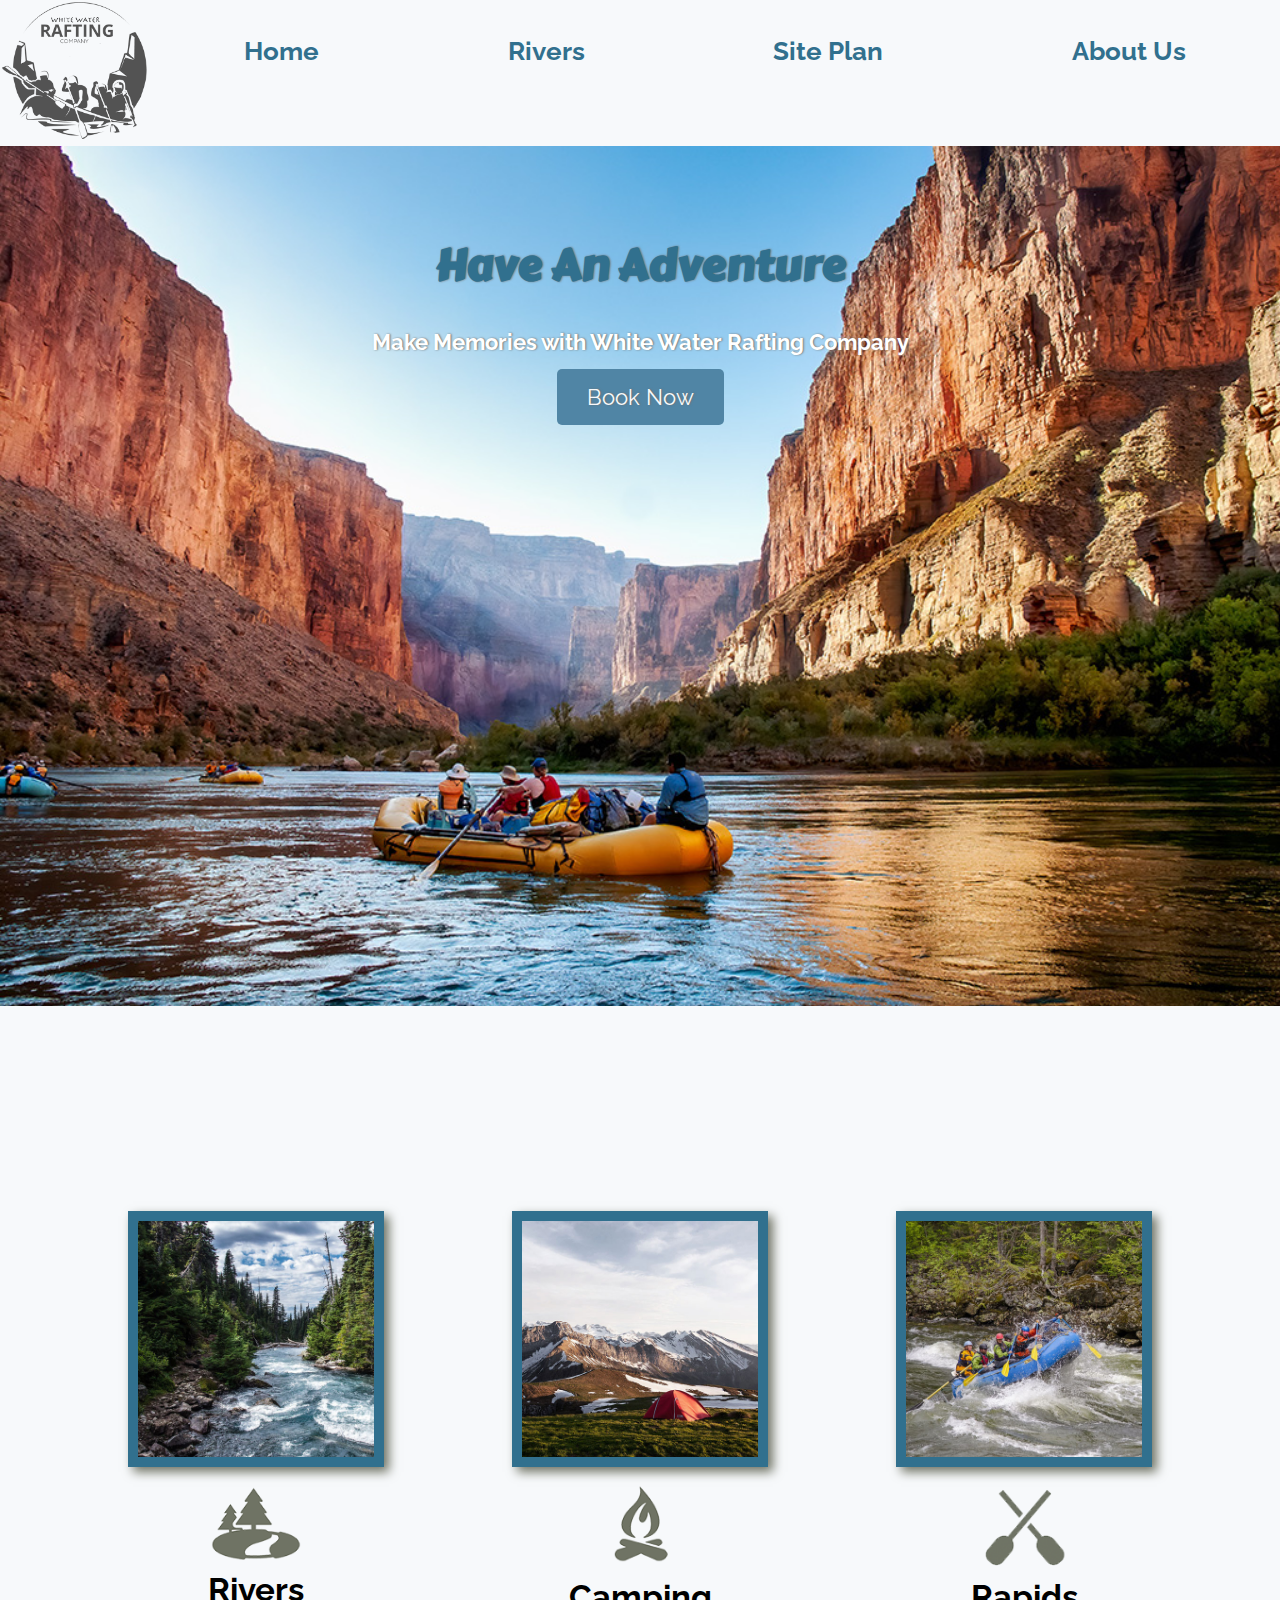
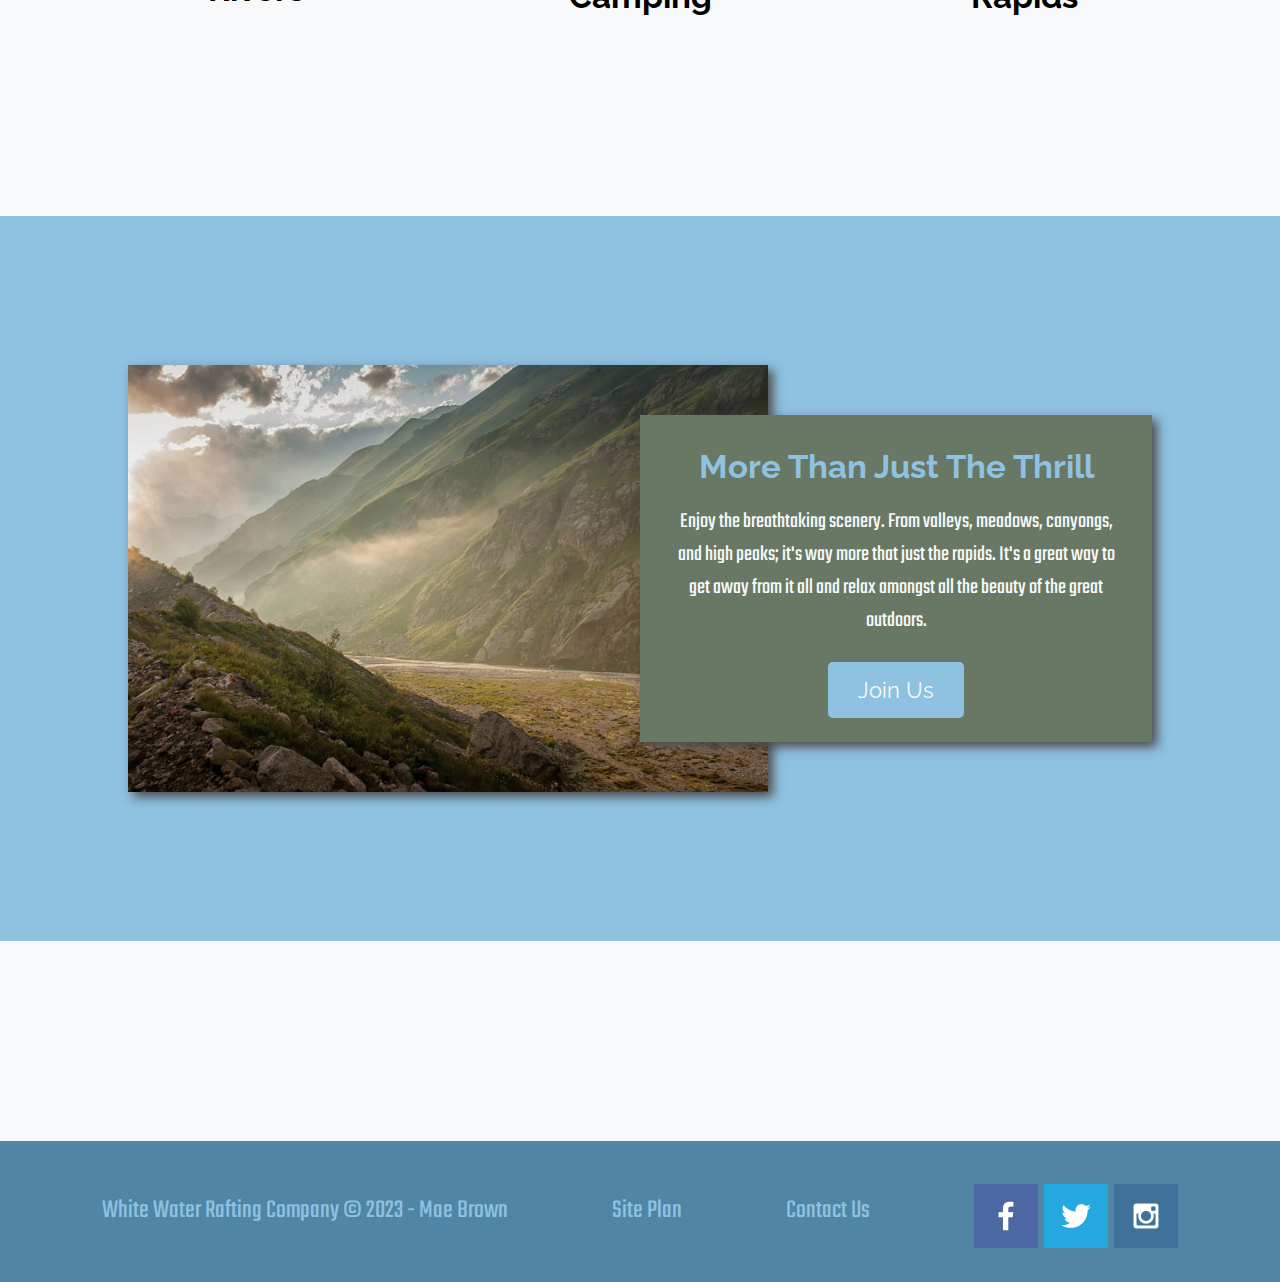
<file: index.html>
<!DOCTYPE html>
<html lang="en">

<head>
  <meta charset="UTF-8" />
  <meta http-equiv="X-UA-Compatible" content="IE=edge" />
  <meta name="viewport" content="width=device-width, initial-scale=1.0" />
  <link rel="stylesheet" href="./assets/css/style.css">
  <title>White Water Rafting Company</title>
</head>

<body>
  <div id="content">

    <!-- Header and Nav Section-->
    <header>
      <a href="index.html" id="logo-link">
        <img class="logo" src="./assets/images/logo_small.png" alt="White Water Rafting Company logo" />
      </a>
      <nav>
        <a href="index.html">Home</a>
        <a href="rivers.html" target="_blank">Rivers</a>
        <a href="./site_plan/site-plan-index.html" target="_blank">Site Plan</a>
        <a href="about.html" target="_blank">About Us</a>
      </nav>
    </header>

    <!--Hero Section-->
    <div id="hero">
      <div id="hero-box">
        <img class="hero-img" src="./assets/images/hero.jpeg" alt="People enjoying rafting" />
      </div>
      <section id="hero-msg">
        <h1 class="home-title">Have An Adventure</h1>
        <h4>Make Memories with White Water Rafting Company</h4>
        <div>
          <div class="button-box">
            <a class="book" href="contactus.html">Book Now</a>
          </div>
        </div>
      </section>
    </div>

    <!--Main Body Section-->
    <main class="home-grid">
      <section class="rivers-card">
        <img class="card-img" src="./assets/images/rivers.jpeg" alt="rivers in forest" />
        <img class="icon" src="./assets/images/river_icon.png" alt="rivers icon" />
        <h2>Rivers</h2>
      </section>
      <section class="camping-card">
        <img class="card-img" src="./assets/images/camping.jpeg" alt="tent in mountains" />
        <img class="icon" src="./assets/images/fire_icon.png" alt="fire icon" />
        <h2>Camping</h2>
      </section>
      <section class="rapids-card">
        <img class="card-img" src="./assets/images/rapids.jpeg" alt="rafting boat" />
        <img class="icon" src="./assets/images/oars.png" alt="oars icon" />
        <h2>Rapids</h2>
      </section>


      <div id="background"></div>
      <img class="mountains" src="./assets/images/mountains.jpeg" alt="Misty Mountains" />

      <section class="msg">
        <h2>More Than Just The Thrill</h2>
        <p>
          Enjoy the breathtaking scenery. From valleys, meadows, canyongs, and
          high peaks; it's way more that just the rapids. It's a great way to
          get away from it all and relax amongst all the beauty of the great
          outdoors.
        </p>
        <a class="join" href="contactus.html">Join Us</a>
      </section>
    </main>

    <!--Footer Section-->
    <footer>
      <p>White Water Rafting Company &copy; 2023 - Mae Brown</p>
      <p>
        <a href="./site_plan/site-plan-index.html" target="_blank">Site Plan</a>
      </p>
      <p>
        <a href="./contact-us/contactus.html" target="_blank">Contact Us</a>
      </p>
      <div class="social">
        <a href="https://facebook.com" target="_blank">
          <img src="./assets/images/facebook.png" alt="fb icon" />
        </a>
        <a href="https://twitter.com" target="_blank">
          <img src="./assets/images/twitter.png" alt="twitter icon" />
        </a>
        <a href="https://instagram.com" target="_blank">
          <img src="./assets/images/instagram.png" alt="instagram icon" />
        </a>
      </div>
    </footer>
  </div>

  <script src="./assets/js/script.js"></script>

</body>

</html>
</file>
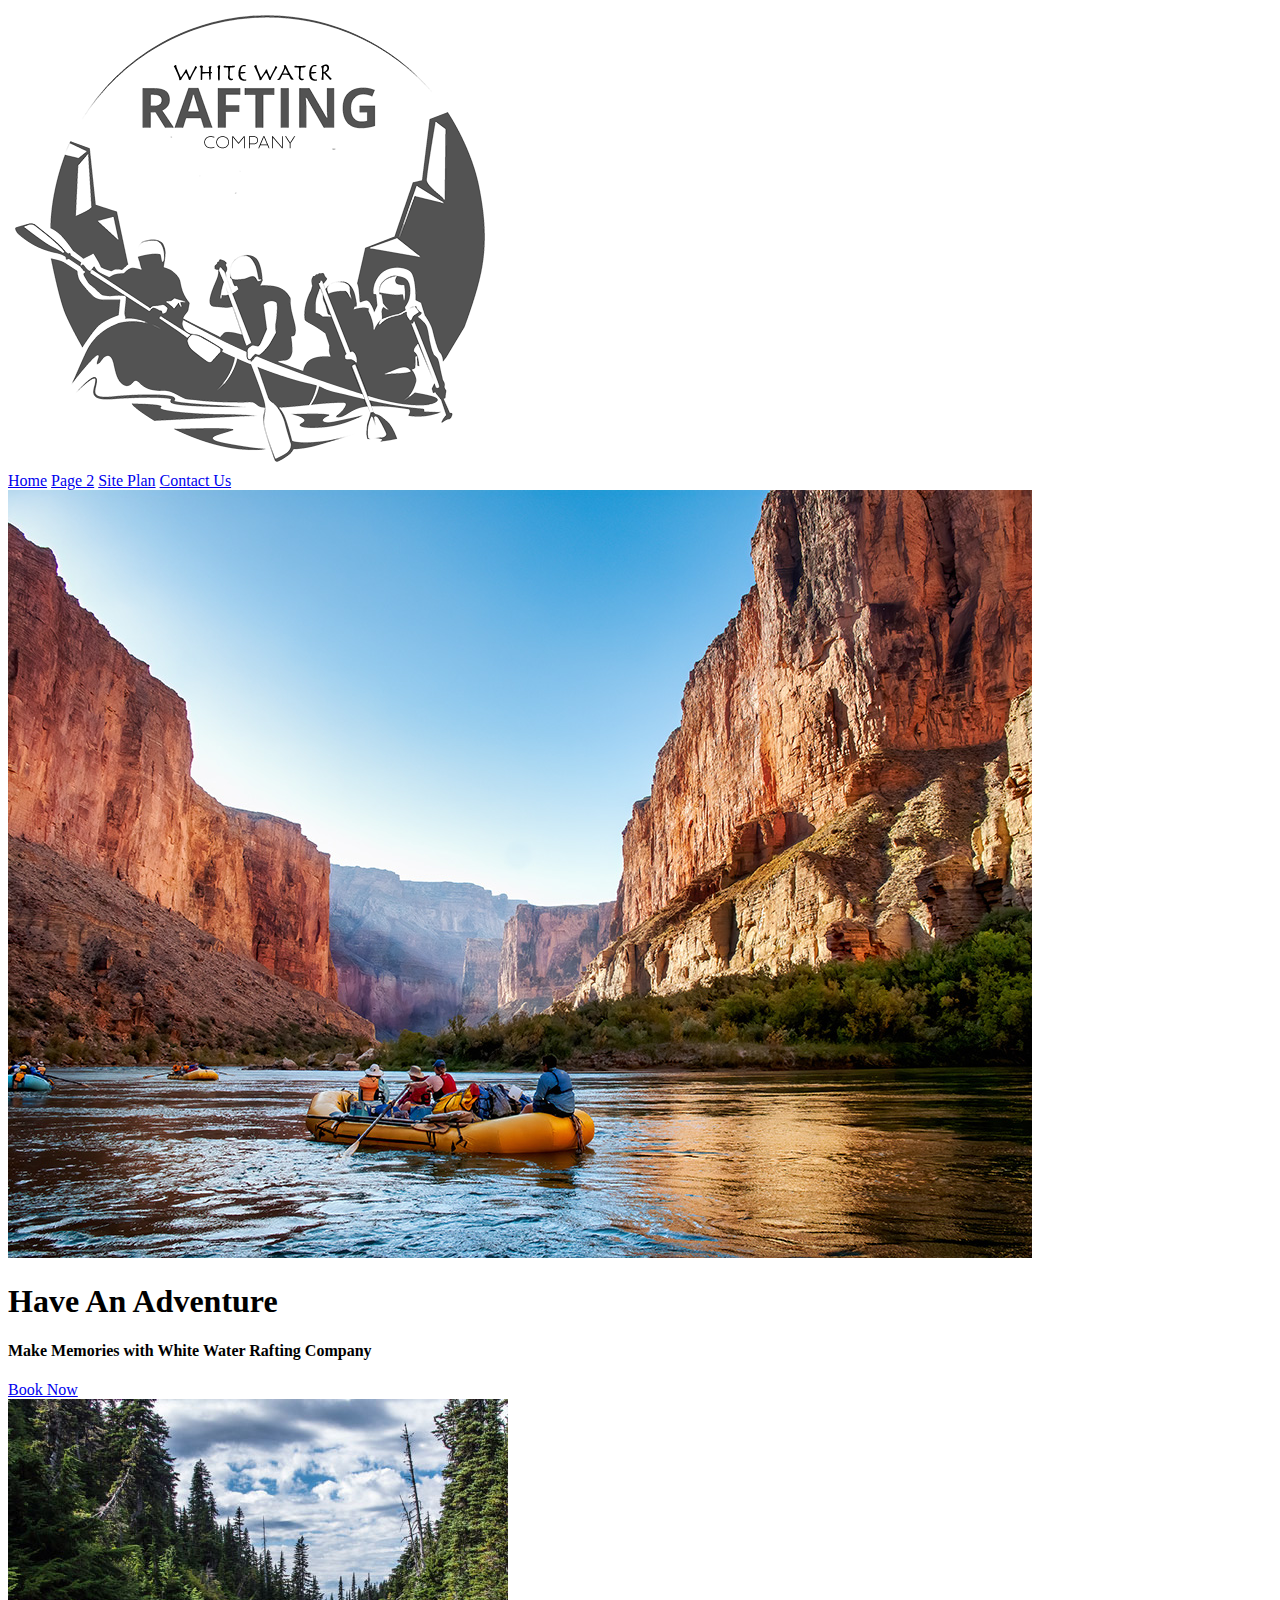
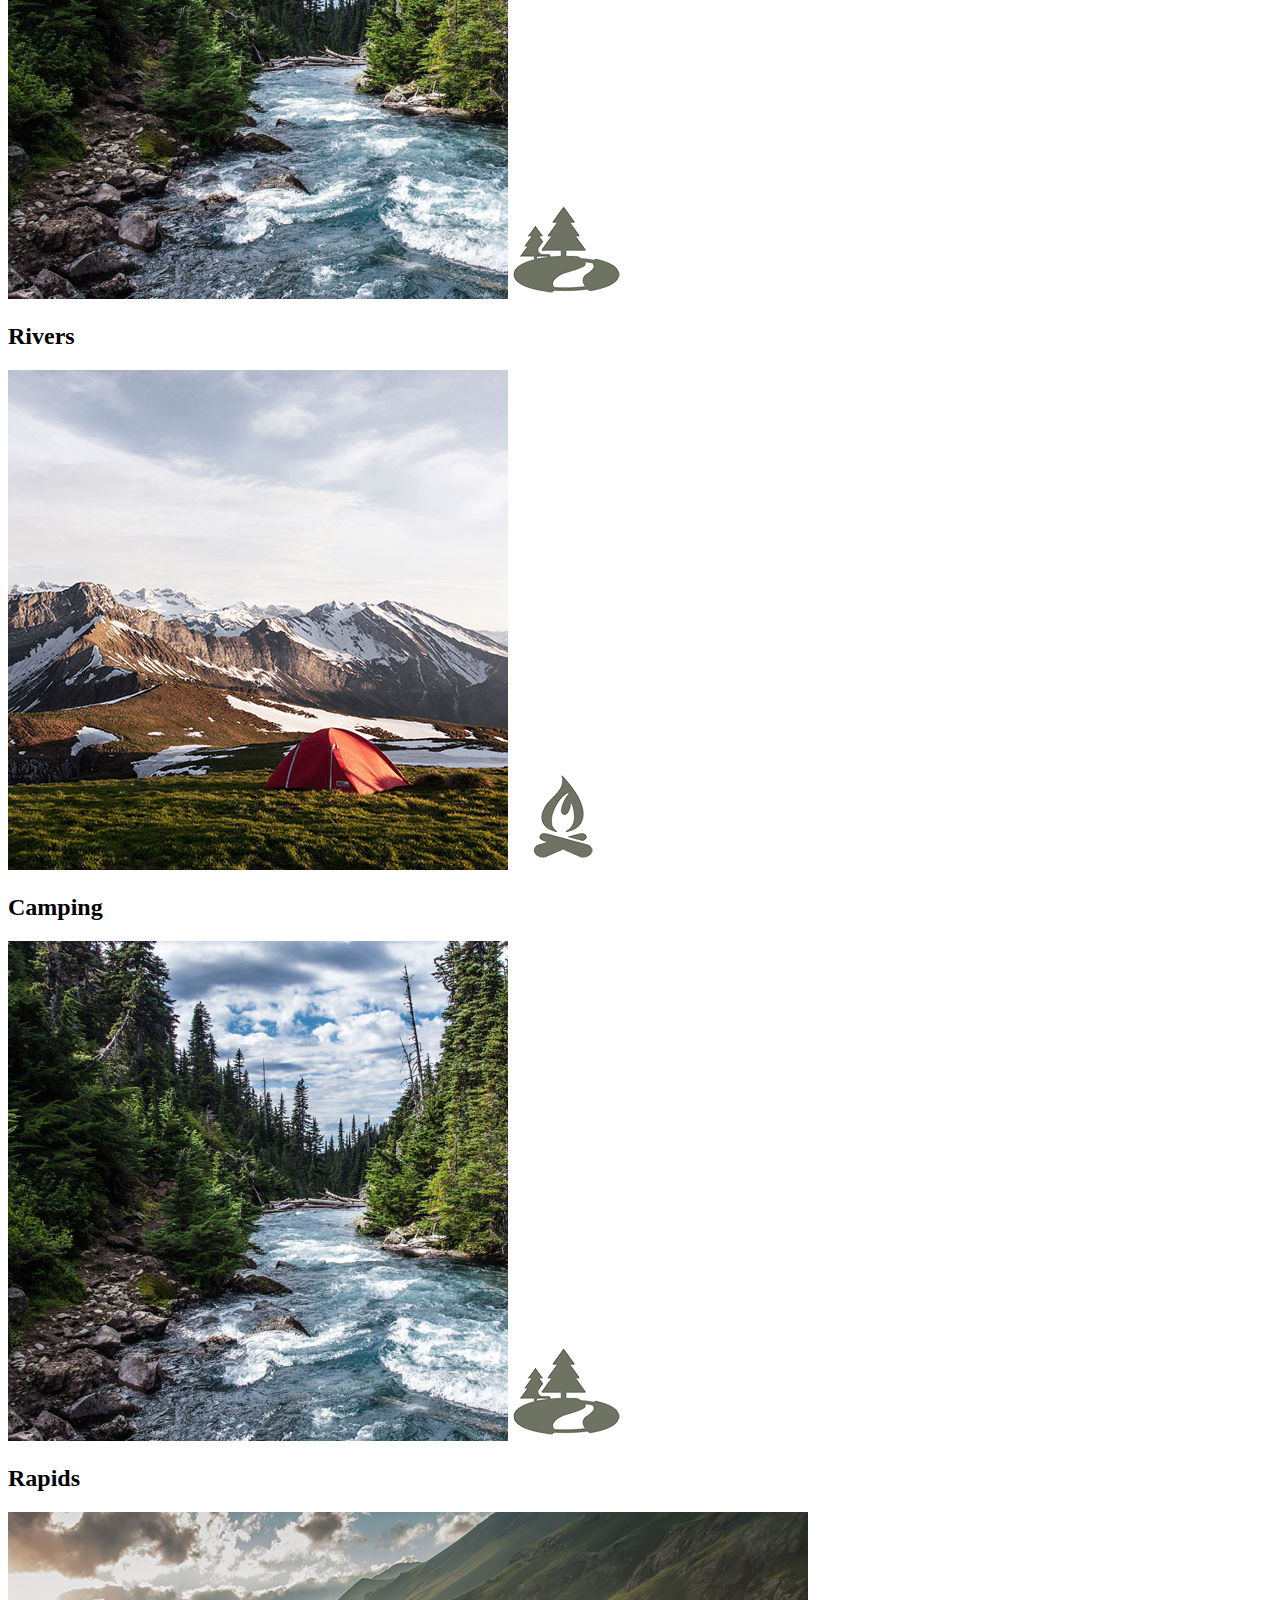
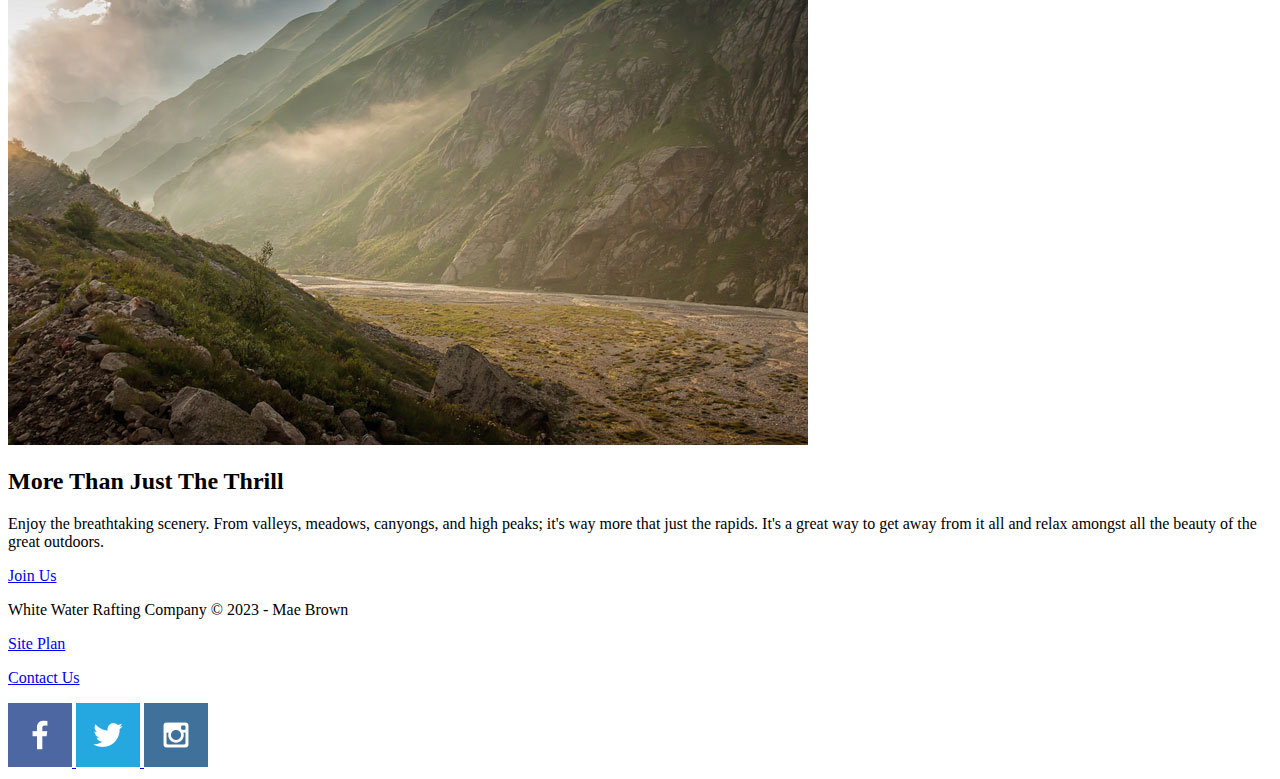
<file: wwr/index.html>
<!DOCTYPE html>
<html lang="en">

<head>
  <meta charset="UTF-8" />
  <meta http-equiv="X-UA-Compatible" content="IE=edge" />
  <meta name="viewport" content="width=device-width, initial-scale=1.0" />
  <title>White Water Rafting Company</title>
</head>

<body>
  <header>
    <a href="index.html" id="logo-link">
      <img class="logo" src="./assets/images/logo_small.png" alt="White Water Rafting Company logo" />
    </a>
    <nav>
      <a href="index.html">Home</a>
      <a href="#">Page 2</a>
      <a href="site-plan-index.html">Site Plan</a>
      <a href="contactus.html">Contact Us</a>
    </nav>
  </header>
  <div id="hero">
    <div id="hero-box">
      <img class="hero-img" src="./assets/images/hero.jpeg" alt="People enjoying rafting" />
    </div>
    <section id="hero-msg">
      <h1 class="home-title">Have An Adventure</h1>
      <h4>Make Memories with White Water Rafting Company</h4>
      <div>
        <div class="button-box">
          <a class="book" href="contactus.html">Book Now</a>
        </div>
      </div>
    </section>
  </div>
  <main class="home-grid">
    <section class="rivers-card">
      <img class="rivers-card" src="./assets/images/rivers.jpeg" alt="rivers in forest" />
      <img class="icon" src="./assets/images/river_icon.png" alt="rivers icon" />
      <h2>Rivers</h2>
    </section>
    <section class="camping-card">
      <img class="card-img" src="./assets/images/camping.jpeg" alt="tent in mountains" />
      <img class="icon" src="./assets/images/fire_icon.png" alt="fire icon" />
      <h2>Camping</h2>
    </section>
    <section class="rapids-card">
      <img class="card-img" src="./assets/images/rivers.jpeg" alt="rafting boat" />
      <img class="icon" src="./assets/images/river_icon.png" alt="oars icon" />
      <h2>Rapids</h2>
    </section>
    <img class="mountains" src="./assets/images/mountains.jpeg" alt="Misty Mountains" />
    <section class="msg">
      <h2>More Than Just The Thrill</h2>
      <p>
        Enjoy the breathtaking scenery. From valleys, meadows, canyongs, and
        high peaks; it's way more that just the rapids. It's a great way to
        get away from it all and relax amongst all the beauty of the great
        outdoors.
      </p>
      <a class="join" href="rivers.html">Join Us</a>
    </section>
  </main>
  <footer>
    <p>White Water Rafting Company &copy; 2023 - Mae Brown</p>
    <p>
      <a href="site-plan-index.html">Site Plan</a>
    </p>
    <p>
      <a href="contactus.html">Contact Us</a>
    </p>
    <div class="social">
      <a href="https://facebook.com">
        <img src="./assets/images/facebook.png" alt="fb icon" />
      </a>
      <a href="https://twitter.com">
        <img src="./assets/images/twitter.png" alt="twitter icon" />
      </a>
      <a href="https://instagram.com">
        <img src="./assets/images/instagram.png" alt="instagram icon" />
      </a>
    </div>
  </footer>
</body>

</html>
</file>
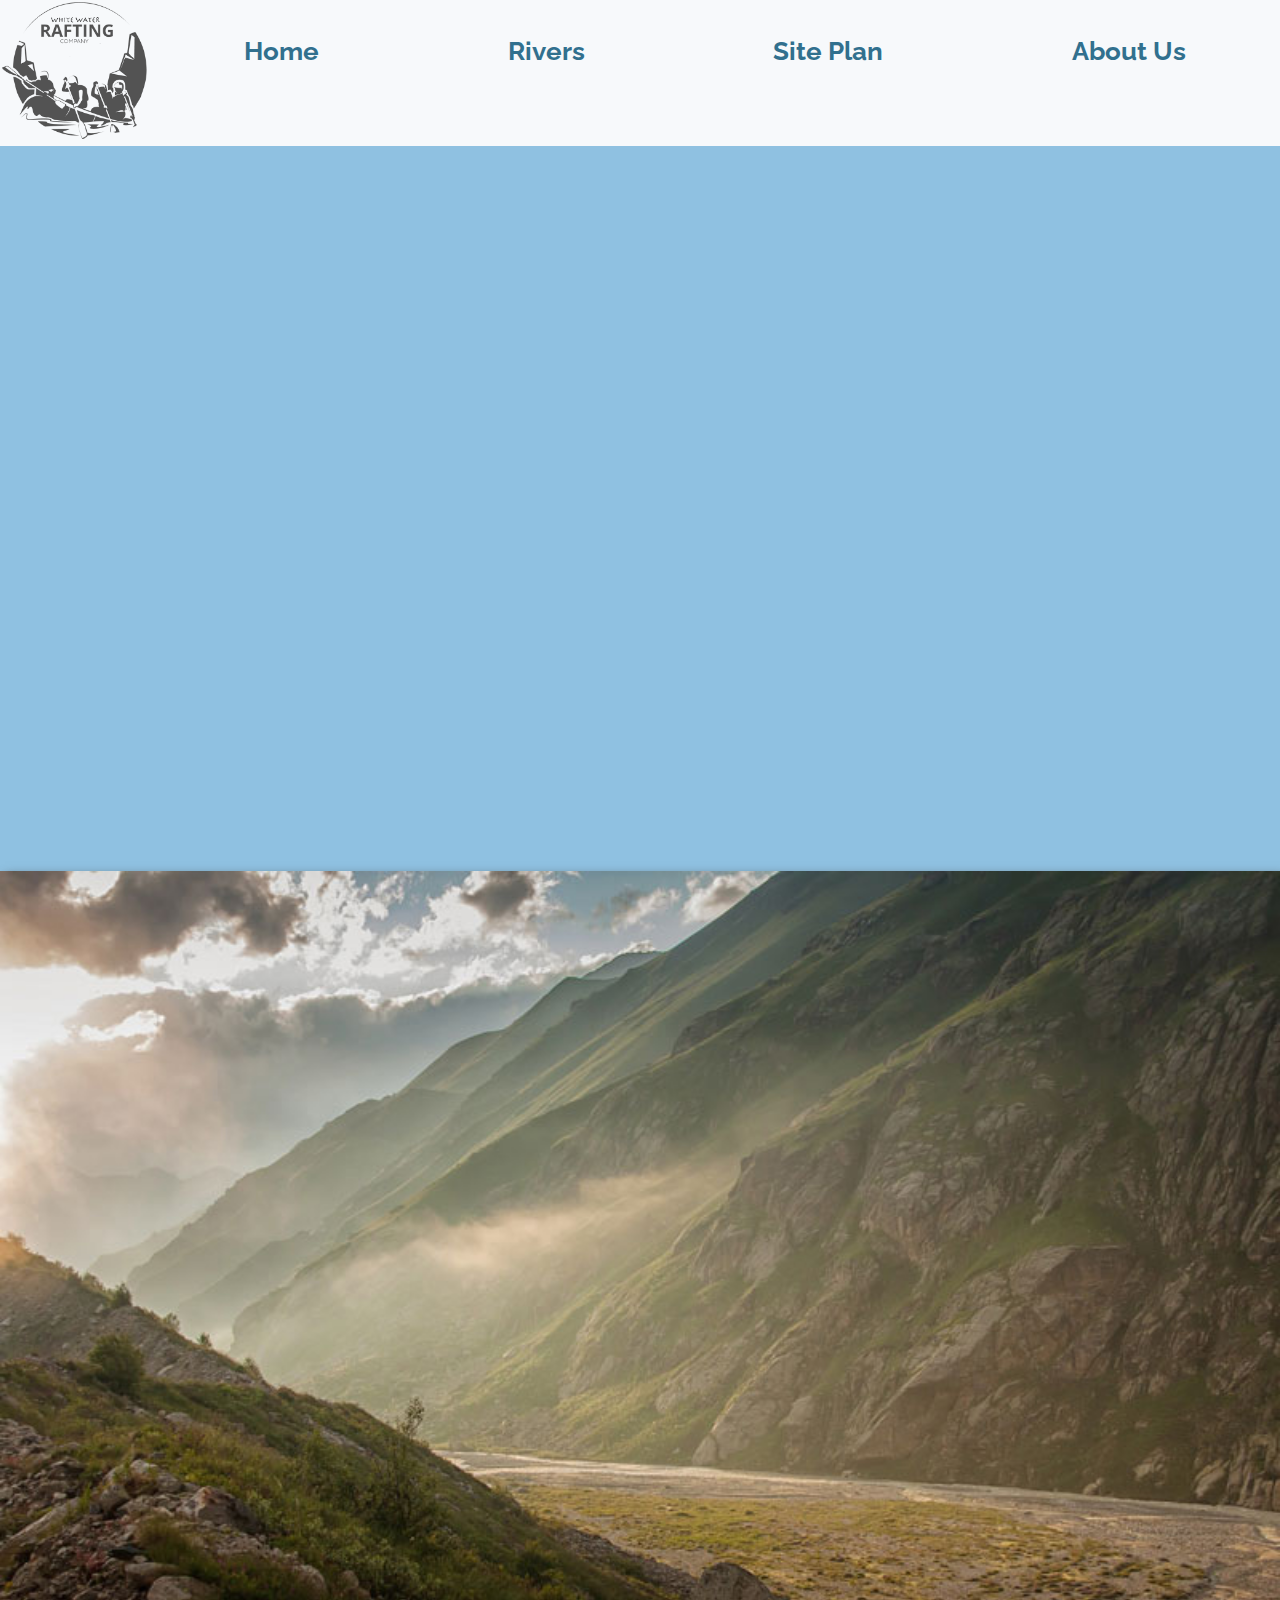
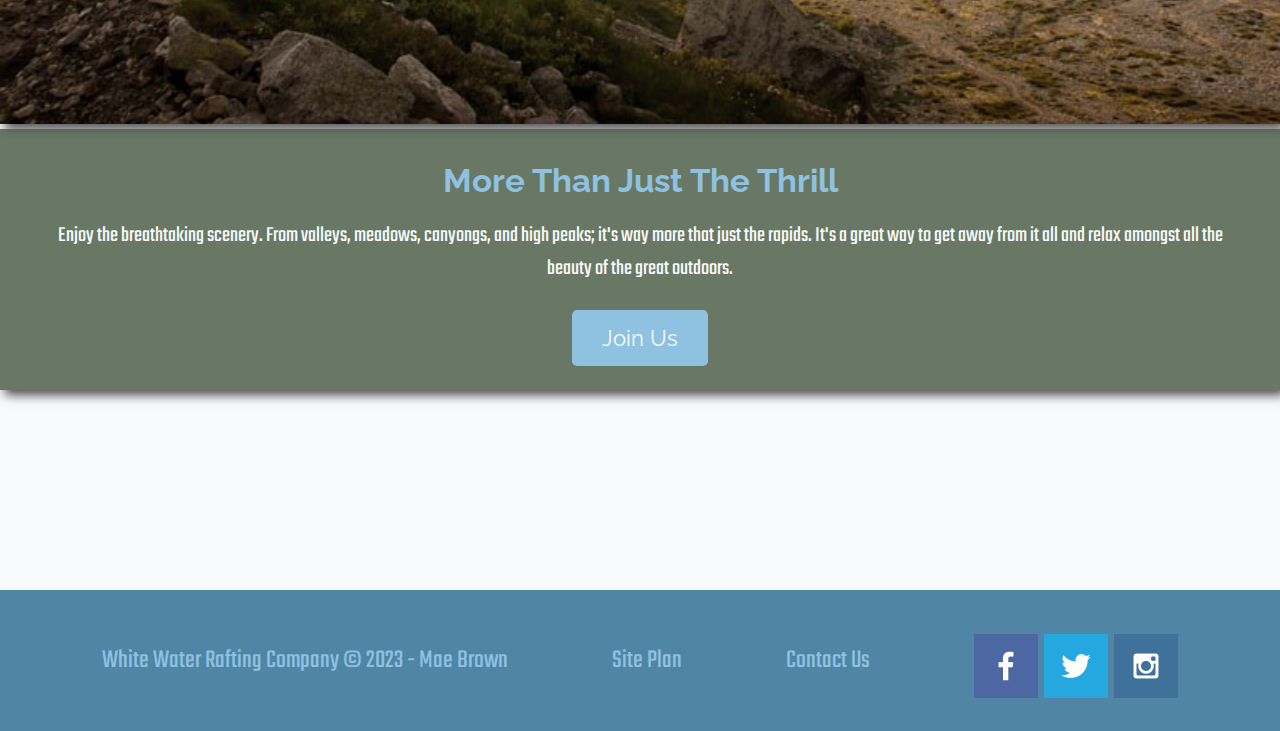
<file: about.html>
<!DOCTYPE html>
<html lang="en">

<head>
    <meta charset="UTF-8" />
    <meta http-equiv="X-UA-Compatible" content="IE=edge" />
    <meta name="viewport" content="width=device-width, initial-scale=1.0" />
    <link rel="stylesheet" href="./assets/css/style.css">
    <title>White Water Rafting Company</title>
</head>

<body>
    <div id="content">

        <!-- Header and Nav Section-->
        <header>
            <a href="index.html" id="logo-link">
                <img class="logo" src="./assets/images/logo_small.png" alt="White Water Rafting Company logo" />
            </a>
            <nav>
                <a href="index.html">Home</a>
                <a href="rivers.html" target="_blank">Rivers</a>
                <a href="./site_plan/site-plan-index.html" target="_blank">Site Plan</a>
                <a href="about.html" target="_blank">About Us</a>
            </nav>
        </header>

        <!--Main Section-->

        <Main>

            <!--Join Section-->
            <div id="background"></div>
            <img class="mountains" src="./assets/images/mountains.jpeg" alt="Misty Mountains" />

            <section class="msg">
                <h2>More Than Just The Thrill</h2>
                <p>
                    Enjoy the breathtaking scenery. From valleys, meadows, canyongs, and
                    high peaks; it's way more that just the rapids. It's a great way to
                    get away from it all and relax amongst all the beauty of the great
                    outdoors.
                </p>
                <a class="join" href="contactus.html">Join Us</a>
            </section>
        </Main>


        <!--Footer Section-->
        <footer>
            <p>White Water Rafting Company &copy; 2023 - Mae Brown</p>
            <p>
                <a href="./site_plan/site-plan-index.html" target="_blank">Site Plan</a>
            </p>
            <p>
                <a href="./contact-us/contactus.html" target="_blank">Contact Us</a>
            </p>
            <div class="social">
                <a href="https://facebook.com" target="_blank">
                    <img src="./assets/images/facebook.png" alt="fb icon" />
                </a>
                <a href="https://twitter.com" target="_blank">
                    <img src="./assets/images/twitter.png" alt="twitter icon" />
                </a>
                <a href="https://instagram.com" target="_blank">
                    <img src="./assets/images/instagram.png" alt="instagram icon" />
                </a>
            </div>
        </footer>
    </div>

    <script src="./assets/js/script.js"></script>

</body>

</html>
</file>
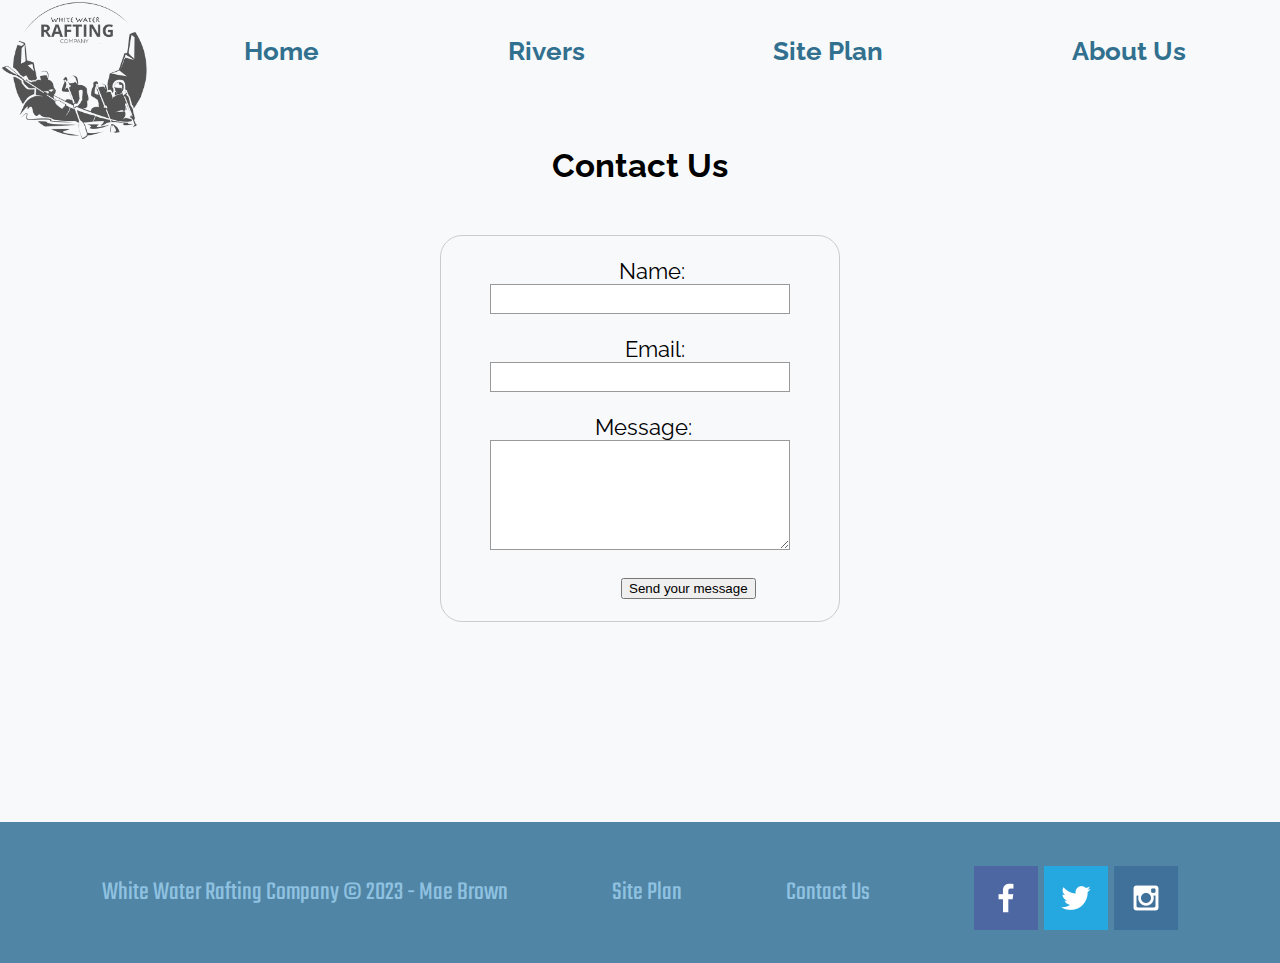
<file: contactus.html>
<!DOCTYPE html>
<html lang="en">

<head>
    <meta charset="UTF-8" />
    <meta http-equiv="X-UA-Compatible" content="IE=edge" />
    <meta name="viewport" content="width=device-width, initial-scale=1.0" />
    <link rel="stylesheet" href="./assets/css/style.css">
    <link rel="stylesheet" href="./assets/css/contact_style.css">

    <title>Contact Us</title>
</head>

<body>
    <div id="content">

        <!-- Header and Nav Section-->
        <header>
            <a href="index.html" id="logo-link">
                <img class="logo" src="./assets/images/logo_small.png" alt="White Water Rafting Company logo" />
            </a>
            <nav>
                <a href="index.html">Home</a>
                <a href="rivers.html" target="_blank">Rivers</a>
                <a href="./site_plan/site-plan-index.html" target="_blank">Site Plan</a>
                <a href="about.html" target="_blank">About Us</a>
            </nav>
        </header>

        <!--Main Section-->
        <main>
            <h2>Contact Us</h2>
            <div id="feedback"></div>
            <form action="/my-handling-form-page" method="post">
                <ul>
                    <li>
                        <label for="name">Name:</label>
                        <input type="text" id="name" name="user_name" />
                    </li>
                    <li>
                        <label for="mail">Email:</label>
                        <input type="email" id="mail" name="user_mail" />
                    </li>
                    <li>
                        <label for="msg">Message:</label>
                        <textarea id="msg" name="user_message"></textarea>
                    </li>
                    <li class="button">
                        <button type="submit">Send your message</button>
                    </li>
                </ul>
            </form>
        </main>

        <!--Footer Section-->
        <footer>
            <p>White Water Rafting Company &copy; 2023 - Mae Brown</p>
            <p>
                <a href="./site_plan/site-plan-index.html" target="_blank">Site Plan</a>
            </p>
            <p>
                <a href="contactus.html" target="_blank">Contact Us</a>
            </p>
            <div class="social">
                <a href="https://facebook.com" target="_blank">
                    <img src="./assets/images/facebook.png" alt="fb icon" />
                </a>
                <a href="https://twitter.com" target="_blank">
                    <img src="./assets/images/twitter.png" alt="twitter icon" />
                </a>
                <a href="https://instagram.com" target="_blank">
                    <img src="./assets/images/instagram.png" alt="instagram icon" />
                </a>
            </div>
        </footer>
    </div>

    <script src="./assets/js/contact_script.js"></script>

</body>

</html>
</file>
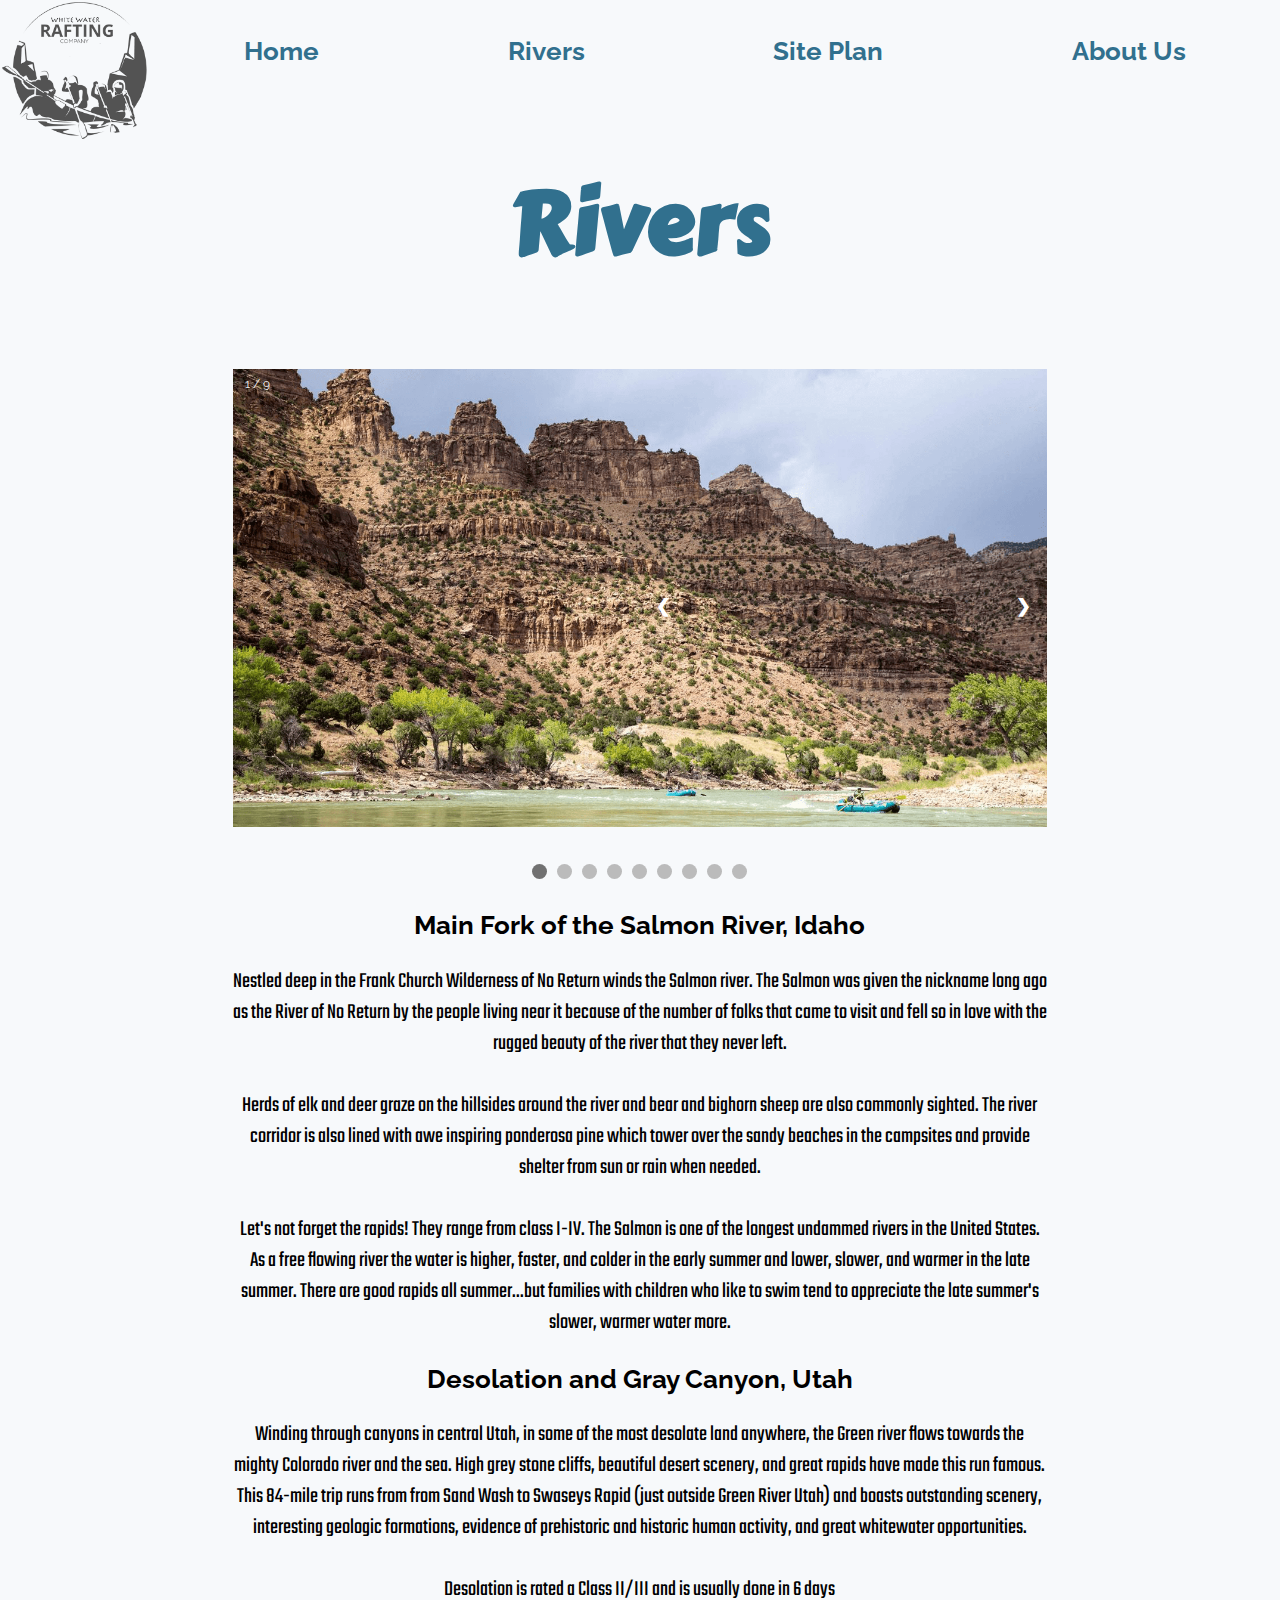
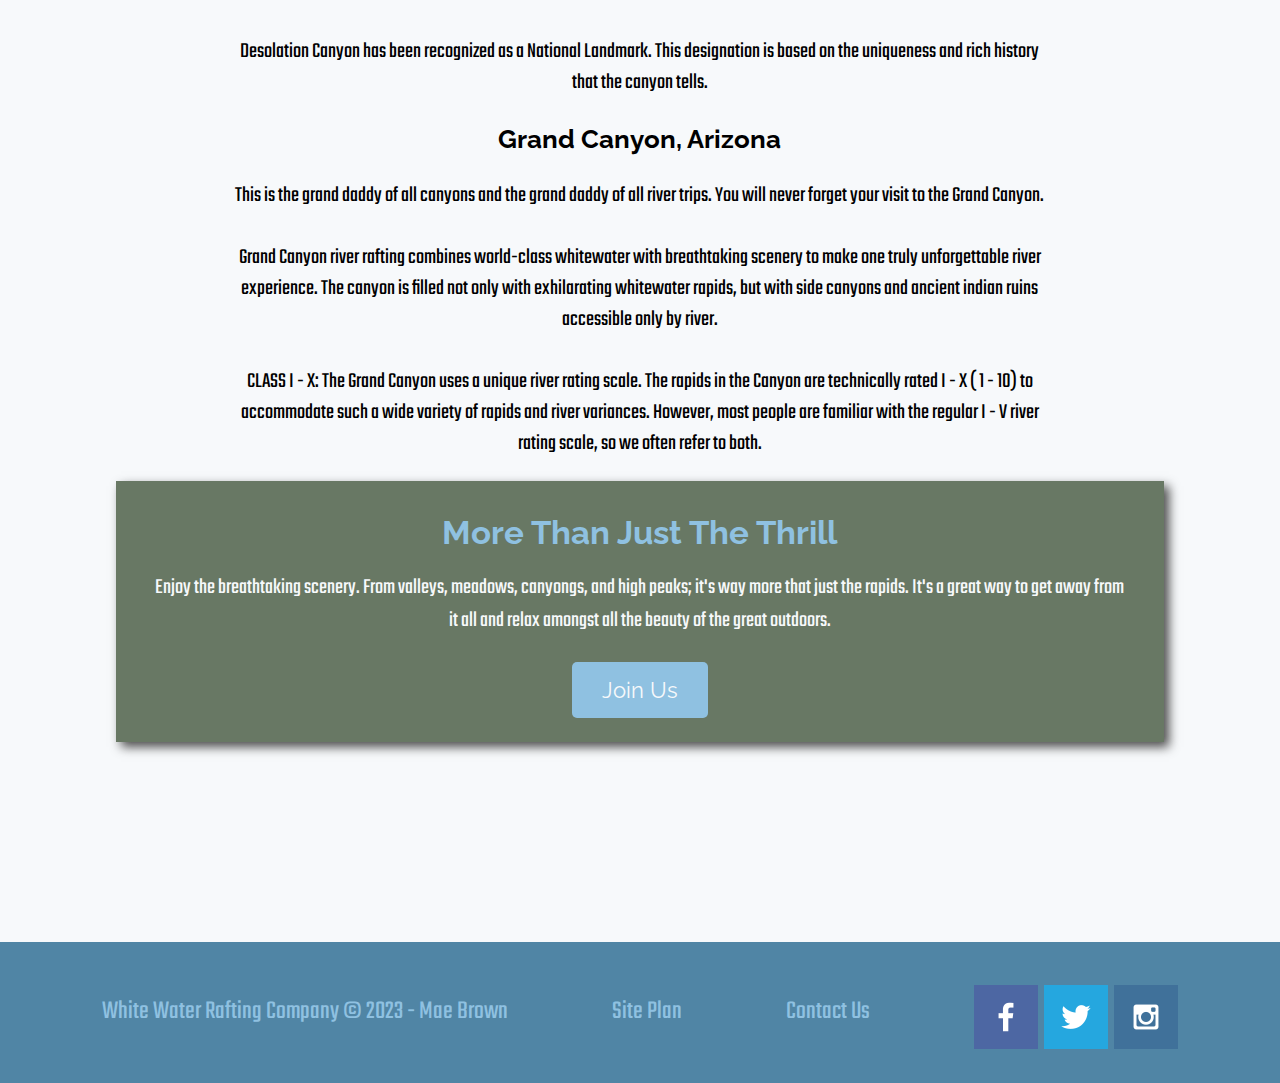
<file: rivers.html>
<!DOCTYPE html>
<html lang="en">

<head>
    <meta charset="UTF-8" />
    <meta http-equiv="X-UA-Compatible" content="IE=edge" />
    <meta name="viewport" content="width=device-width, initial-scale=1.0" />
    <link rel="stylesheet" href="./assets/css/style.css">
    <title>Rivers</title>
</head>

<body>
    <div id="content">

        <!-- Header and Nav Section-->
        <header>
            <a href="index.html" id="logo-link">
                <img class="logo" src="./assets/images/logo_small.png" alt="White Water Rafting Company logo" />
            </a>
            <nav>
                <a href="index.html">Home</a>
                <a href="rivers.html" target="_blank">Rivers</a>
                <a href="./site_plan/site-plan-index.html" target="_blank">Site Plan</a>
                <a href="about.html" target="_blank">About Us</a>
            </nav>
        </header>

        <!--Main Section-->

        <Main class="main-grid">

            <section class="rivers-list">
                <h2 class="river-title">Rivers</h2>
                <br>
                <br>
                <br>
                <div>
                    <!-- Slideshow container -->
                    <div class="slideshow-container">

                        <!-- Full-width images with number and caption text -->
                        <div class="mySlides fade">
                            <div class="numbertext">1 / 9</div>
                            <img src="./assets/images/rivers/d1-min.png" style="width:100%">
                        </div>

                        <div class="mySlides fade">
                            <div class="numbertext">2 / 9</div>
                            <img src="./assets/images/rivers/d2-min.png" style="width:100%">
                        </div>

                        <div class="mySlides fade">
                            <div class="numbertext">3 / 9</div>
                            <img src="./assets/images/rivers/d2-min.png" style="width:100%">
                        </div>

                        <div class="mySlides fade">
                            <div class="numbertext">4 / 9</div>
                            <img src="./assets/images/rivers/d1-min.png" style="width:100%">
                        </div>

                        <div class="mySlides fade">
                            <div class="numbertext">5 / 9</div>
                            <img src="./assets/images/rivers/d2-min.png" style="width:100%">
                        </div>

                        <div class="mySlides fade">
                            <div class="numbertext">6 / 9</div>
                            <img src="./assets/images/rivers/d3-min.png" style="width:100%">
                        </div>

                        <div class="mySlides fade">
                            <div class="numbertext">7 / 9</div>
                            <img src="./assets/images/rivers/gc1-min.png" style="width:100%">
                        </div>

                        <div class="mySlides fade">
                            <div class="numbertext">8 / 9</div>
                            <img src="./assets/images/rivers/gc2-min.png" style="width:100%">
                        </div>

                        <div class="mySlides fade">
                            <div class="numbertext">9 / 9</div>
                            <img src="./assets/images/rivers/gc3-min.png" style="width:100%">
                        </div>

                        <!-- Next and previous buttons -->
                        <a class="prev" onclick="plusSlides(-1)">&#10094;</a>
                        <a class="next" onclick="plusSlides(1)">&#10095;</a>
                    </div>
                    <br>

                    <!-- The dots/circles -->
                    <div style="text-align:center">
                        <span class="dot" onclick="currentSlide(1)"></span>
                        <span class="dot" onclick="currentSlide(2)"></span>
                        <span class="dot" onclick="currentSlide(3)"></span>
                        <span class="dot" onclick="currentSlide(4)"></span>
                        <span class="dot" onclick="currentSlide(5)"></span>
                        <span class="dot" onclick="currentSlide(6)"></span>
                        <span class="dot" onclick="currentSlide(7)"></span>
                        <span class="dot" onclick="currentSlide(8)"></span>
                        <span class="dot" onclick="currentSlide(9)"></span>
                    </div>

                    <h3>Main Fork of the Salmon River, Idaho</h3>
                    <p>Nestled deep in the Frank Church Wilderness of No Return winds the Salmon river. The Salmon was
                        given the nickname long ago as the River of No Return by the people living near it because of
                        the number of folks that came to visit and fell so in love with the rugged beauty of the river
                        that they never left.
                        <br>
                        <br>
                        Herds of elk and deer graze on the hillsides around the river and bear and bighorn sheep are
                        also commonly sighted. The river corridor is also lined with awe inspiring ponderosa pine which
                        tower over the sandy beaches in the campsites and provide shelter from sun or rain when needed.
                        <br>
                        <br>
                        Let's not forget the rapids! They range from class I-IV. The Salmon is one of the longest
                        undammed rivers in the United States. As a free flowing river the water is higher, faster, and
                        colder in the early summer and lower, slower, and warmer in the late summer. There are good
                        rapids all summer...but families with children who like to swim tend to appreciate the late
                        summer's slower, warmer water more.
                    </p>
                </div>
                <div>


                    <h3>Desolation and Gray Canyon, Utah</h3>
                    <p>Winding through canyons in central Utah, in some of the most desolate land anywhere, the Green
                        river flows towards the mighty Colorado river and the sea. High grey stone cliffs, beautiful
                        desert scenery, and great rapids have made this run famous. This 84-mile trip runs from from
                        Sand Wash to Swaseys Rapid (just outside Green River Utah) and boasts outstanding scenery,
                        interesting geologic formations, evidence of prehistoric and historic human activity, and great
                        whitewater opportunities.
                        <br>
                        <br>
                        Desolation is rated a Class II/III and is usually done in 6 days
                        <br>
                        <br>
                        Desolation Canyon has been recognized as a National Landmark. This designation is based on the
                        uniqueness and rich history that the canyon tells.
                    </p>
                </div>
                <div>

                    <h3>Grand Canyon, Arizona
                    </h3>
                    <p>
                        This is the grand daddy of all canyons and the grand daddy of all river trips. You will never
                        forget your visit to the Grand Canyon.
                        <br>
                        <br>
                        Grand Canyon river rafting combines world-class whitewater with breathtaking scenery to make one
                        truly unforgettable river experience. The canyon is filled not only with exhilarating whitewater
                        rapids, but with side canyons and ancient indian ruins accessible only by river.
                        <br>
                        <br>
                        CLASS I - X: The Grand Canyon uses a unique river rating scale. The rapids in the Canyon are
                        technically rated I - X ( 1 - 10) to accommodate such a wide variety of rapids and river
                        variances. However, most people are familiar with the regular I - V river rating scale, so we
                        often refer to both.
                    </p>
                </div>
            </section>

            <!--Join Section-->
            <div class="contact-section">
                <section class="msg">
                    <h2>More Than Just The Thrill</h2>
                    <p>
                        Enjoy the breathtaking scenery. From valleys, meadows, canyongs, and
                        high peaks; it's way more that just the rapids. It's a great way to
                        get away from it all and relax amongst all the beauty of the great
                        outdoors.
                    </p>
                    <a class="join" href="contactus.html">Join Us</a>
                </section>
            </div>
        </Main>


        <!--Footer Section-->
        <footer>
            <p>White Water Rafting Company &copy; 2023 - Mae Brown</p>
            <p>
                <a href="./site_plan/site-plan-index.html" target="_blank">Site Plan</a>
            </p>
            <p>
                <a href="contactus.html" target="_blank">Contact Us</a>
            </p>
            <div class="social">
                <a href="https://facebook.com" target="_blank">
                    <img src="./assets/images/facebook.png" alt="fb icon" />
                </a>
                <a href="https://twitter.com" target="_blank">
                    <img src="./assets/images/twitter.png" alt="twitter icon" />
                </a>
                <a href="https://instagram.com" target="_blank">
                    <img src="./assets/images/instagram.png" alt="instagram icon" />
                </a>
            </div>
        </footer>
    </div>

    <script src="./assets/js/script.js"></script>
</body>

</html>
</file>
<file: assets/css/style.css>
@import url('https://fonts.googleapis.com/css2?family=Raleway:ital,wght@0,100;0,300;1,100&family=Teko:wght@400;700&display=swap');

@import url('https://fonts.googleapis.com/css2?family=Carter+One&display=swap');

#content {
  max-width: 1600px;
  margin: 0 auto;
}


:root { 
  --primary-color: #f7f9fb;
  --secondary-color:  #8fc1e1;
  --tertiary-color: #5085a5;
  --accent1-color:  #31708e;
  --accent2-color: #687864;
  

  --heading-font: 'Carter One', sans-serif;
  --paragraph-font: 'Teko', sans-serif;
  
   
  --headline-color-on-white: var(--accent1-color); /* headlines on a white background */
  --headline-color-on-color: var(--secondary-color) /* headlines on a colored background */
  --paragraph-color-on-white: var(--accent2-color) /* paragraph text on a white background */
  --paragraph-color-on-color: var(--primary-color)/* paragraph text on a colored background */
  --paragraph-background-color: var(--accent2-color);
  --nav-link-color: var(--accent1-color) ;
  --nav-background-color: var(--primary-color);
  --nav-hover-link-color: var(--primary-color);
  --nav-hover-background-color:var(--accent1-color);
}

body {
  background-color: var(--primary-color);
  font-family: Raleway, Teko, Arial, sans-serif;
  font-size: 22px;
  margin: 0;
  padding: 0;
}

header {
  background-color: var(--primary-color);
  display: grid;
  grid-template-columns: 150px auto;

}

.logo {
  width: 100%;
}

#logo_link {
  padding-top: 5px;
  justify-self: center;
  align-self: center;
}

nav {
  display: flex;
  justify-content: space-around;
}

nav a {
  text-align: center;
  background-color: var(--nav-background-color);
  color: var(--nav-link-color);
  padding: 35px;
  font-size: larger;
  font-weight: bolder ;
  text-decoration: none;
}

nav a:hover {
  background-color: var(--nav-hover-background-color);
  color: var(--nav-hover-link-color);
}

#hero {
  display: grid;
  grid-template-columns: 1fr 3fr 1fr;
  margin-top: -100px;
}

#hero-box {
  grid-column: 1/4;
  grid-row: 1/3;
  z-index: -1;
}

#hero-msg {
  grid-column: 2/3;
  grid-row: 1/2;
  margin-top: 175px;
  text-shadow: rgb(115, 115, 115) 1px 0 2px;
}

#hero-msg h4 {
  color: white;
}

.hero-img {
  width: 100%;
}
h2 {
  margin: 0;
}

p {
  font-family: var(--paragraph-font);
}


h4 {
    color: var(--accent1-color);
}

.home-grid {
  display: grid;
  grid-template-columns: repeat(10, 1fr);

}

.home-title {
  color: var(--accent1-color);
  font-family:var(--heading-font);
  font-size: 2em;
  margin-top: 10px;
}

.book {
  background-color: var(--tertiary-color);
  color: var(--primary-color);
  text-decoration: none;
  padding: 15px 30px;
  margin-top: 50px;
  border-radius: 5px;
}

.book:hover {
  background-color: var(--accent2-color);
  color:var(--primary-color) ;
}

.join {
  background-color: var(--secondary-color);
  color: var(--primary-color) ;
  text-decoration: none;
  padding: 15px 30px;
  margin-top: 50px;
  border-radius: 5px;
}

.join:hover {
  background-color: var(--primary-color) ;
  color: var(--tertiary-color);
}

.card-img {
  border: 10px solid #31708e ;
  transition: transform .5s;
  box-shadow: 5px 5px 10px #6f7364;
}

.card-img, .mountains {
  width: 100%;
}

.card-img:hover {
  opacity: .6;
  transform: scale(1.1);
}

.rivers-card {
  margin: 200px 0;
  grid-column: 2/4;
  grid-row: 2/3;
}

.camping-card {
  margin: 200px 0;
  grid-column: 5/7;
  grid-row: 2/3;
}

.rapids-card {
  margin: 200px 0;
  grid-column: 8/10;
  grid-row: 2/3;
}

.mountains {
  grid-column: 2/7;
  grid-row: 5/8;
  box-shadow: 5px 5px 10px #4c4c4c;
}

#hero-msg h1 {
  text-align: center;
}

#hero-msg h4 {
  text-align: center;
}

.button-box {
  text-align: center;
}

main {
  text-align: center;
}

main section img {
  box-sizing: border-box;
}

#background {
  height: 725px;
  background-color: var(--secondary-color);
  grid-column: 1/11;
  grid-row: 4/9;
}


.msg {
  background-color: var(--accent2-color);
  line-height: 1.5em;
  padding: 35px;
  grid-column: 6/10;
  grid-row: 6/7;
  box-shadow: 5px 5px 10px #4c4c4c;
}

.msg h2 {
  color: var(--secondary-color);
}

.msg p {
  color: var(--primary-color);
  padding-bottom: 15px;

}

.icon {
  width: 35%;
  padding-top: 10px;
}

/* River Page Style start*/
#river-body {
  background-color: rgb(201, 244, 246);
}

.main-grid {
  display: grid;
  grid-template-columns: repeat(11, 1fr);
}

.rivers-list {
  grid-column: 3/10;
}

.contact-section {
  grid-column: 2/11;
}

.river-title {
  color: var(--accent1-color);
  font-family:var(--heading-font);
  font-size: 4em;
  margin-top: 10px;
}

/* River Page Style end*/


/* Slideshow style start */
* {box-sizing:border-box}

/* Slideshow container */
.slideshow-container {
  max-width: 1000px;
  position: relative;
  margin: auto;
}

/* Hide the images by default */
.mySlides {
  display: none;
}

/* Next & previous buttons */
.prev, .next {
  cursor: pointer;
  position: absolute;
  top: 50%;
  width: auto;
  margin-top: -22px;
  padding: 16px;
  color: white;
  font-weight: bold;
  font-size: 18px;
  transition: 0.6s ease;
  border-radius: 0 3px 3px 0;
  user-select: none;
}

/* Position the "next button" to the right */
.next {
  right: 0;
  border-radius: 3px 0 0 3px;
}

/* On hover, add a black background color with a little bit see-through */
.prev:hover, .next:hover {
  background-color: rgba(0,0,0,0.8);
}

/* Caption text */
.text {
  color: #f2f2f2;
  font-size: 15px;
  padding: 8px 12px;
  position: absolute;
  bottom: 8px;
  width: 100%;
  text-align: center;
}

/* Number text (1/3 etc) */
.numbertext {
  color: #f2f2f2;
  font-size: 12px;
  padding: 8px 12px;
  position: absolute;
  top: 0;
}

/* The dots/bullets/indicators */
.dot {
  cursor: pointer;
  height: 15px;
  width: 15px;
  margin: 0 2px;
  background-color: #bbb;
  border-radius: 50%;
  display: inline-block;
  transition: background-color 0.6s ease;
}

.active, .dot:hover {
  background-color: #717171;
}

/* Fading animation */
.fade {
  animation-name: fade;
  animation-duration: 1.5s;
}

@keyframes fade {
  from {opacity: .4}
  to {opacity: 1}
}
/* Slideshow style end */


footer {
  background-color: var(--tertiary-color);
  color: var(--secondary-color);
  padding: 25px 50px;
  margin-top: 200px;
  display: flex;
  justify-content: space-around;
  align-items: center;
}

.social {
  width: auto;
}

footer a {
  color:var(--secondary-color) ;
  text-decoration: none;
}

footer p {
  font-size: 1.2em;
}

footer p a:hover {
  text-decoration: underline;
}

footer a:hover {
  color:var(--primary-color) ;
}

footer .social img {
  padding-top: 15px;
}

/* Media Query */

@media screen and (max-width: 900px) {
  #hero, .home-grid {
      display: block;
      height: auto;
  }
  nav, footer {
      flex-direction: column;
  }
  nav a {
      display: block;
      padding: 15px;
  }
  #hero {
      margin-top: 0;
  }
  #hero-msg {
      margin-top: 0;
  }
  #hero-msg h4 {
      display: none;
  }
  .home-title {
      font-size: 25px;
      color: #6f7364;
  }
  .rivers-card, .camping-card, .rapids-card { 
      margin: 50px auto;
      width: 60%;
  }
  #background {
      display: none;
  }
  .mountains, .msg {
      width: 80%;
      display: block;
      margin: 0 auto;
  }
  footer {
      margin-top: 25px;
  }
}
</file>
<file: assets/css/contact_style.css>
form {
  /* Center the form on the page */

  margin: 0 auto;
  margin-top: 50px;
  width: 400px;
  /* Form outline */
  padding: 1em;
  border: 1px solid #ccc;
  border-radius: 1em;
}

ul {
  list-style: none;
  padding: 0;
  margin: 0;
}

form li + li {
  margin-top: 1em;
}

label {
  /* Uniform size & alignment */
  display: inline-block;
  width: 90px;
  text-align: right;
}

input,
textarea {
  /* To make sure that all text fields have the same font settings
       By default, textareas have a monospace font */
  font: 1em sans-serif;

  /* Uniform text field size */
  width: 300px;
  box-sizing: border-box;

  /* Match form field borders */
  border: 1px solid #999;
}

input:focus,
textarea:focus {
  /* Additional highlight for focused elements */
  border-color: #000;
}

textarea {
  /* Align multiline text fields with their labels */
  vertical-align: top;

  /* Provide space to type some text */
  height: 5em;
}

.button {
  /* Align buttons with the text fields */
  padding-left: 90px; /* same size as the label elements */
}

button {
  /* This extra margin represent roughly the same space as the space
       between the labels and their text fields */
  margin-left: 0.5em;
}

#feedback {
  background-color: antiquewhite;
  position: absolute;
  top: 0;
  left: 0;
  right: 0;
  padding: 0.5em;
  /* make this element invisible until we are ready for it */
  display: none;
}
.moveDown {
  margin-top: 3em;
}
</file>
